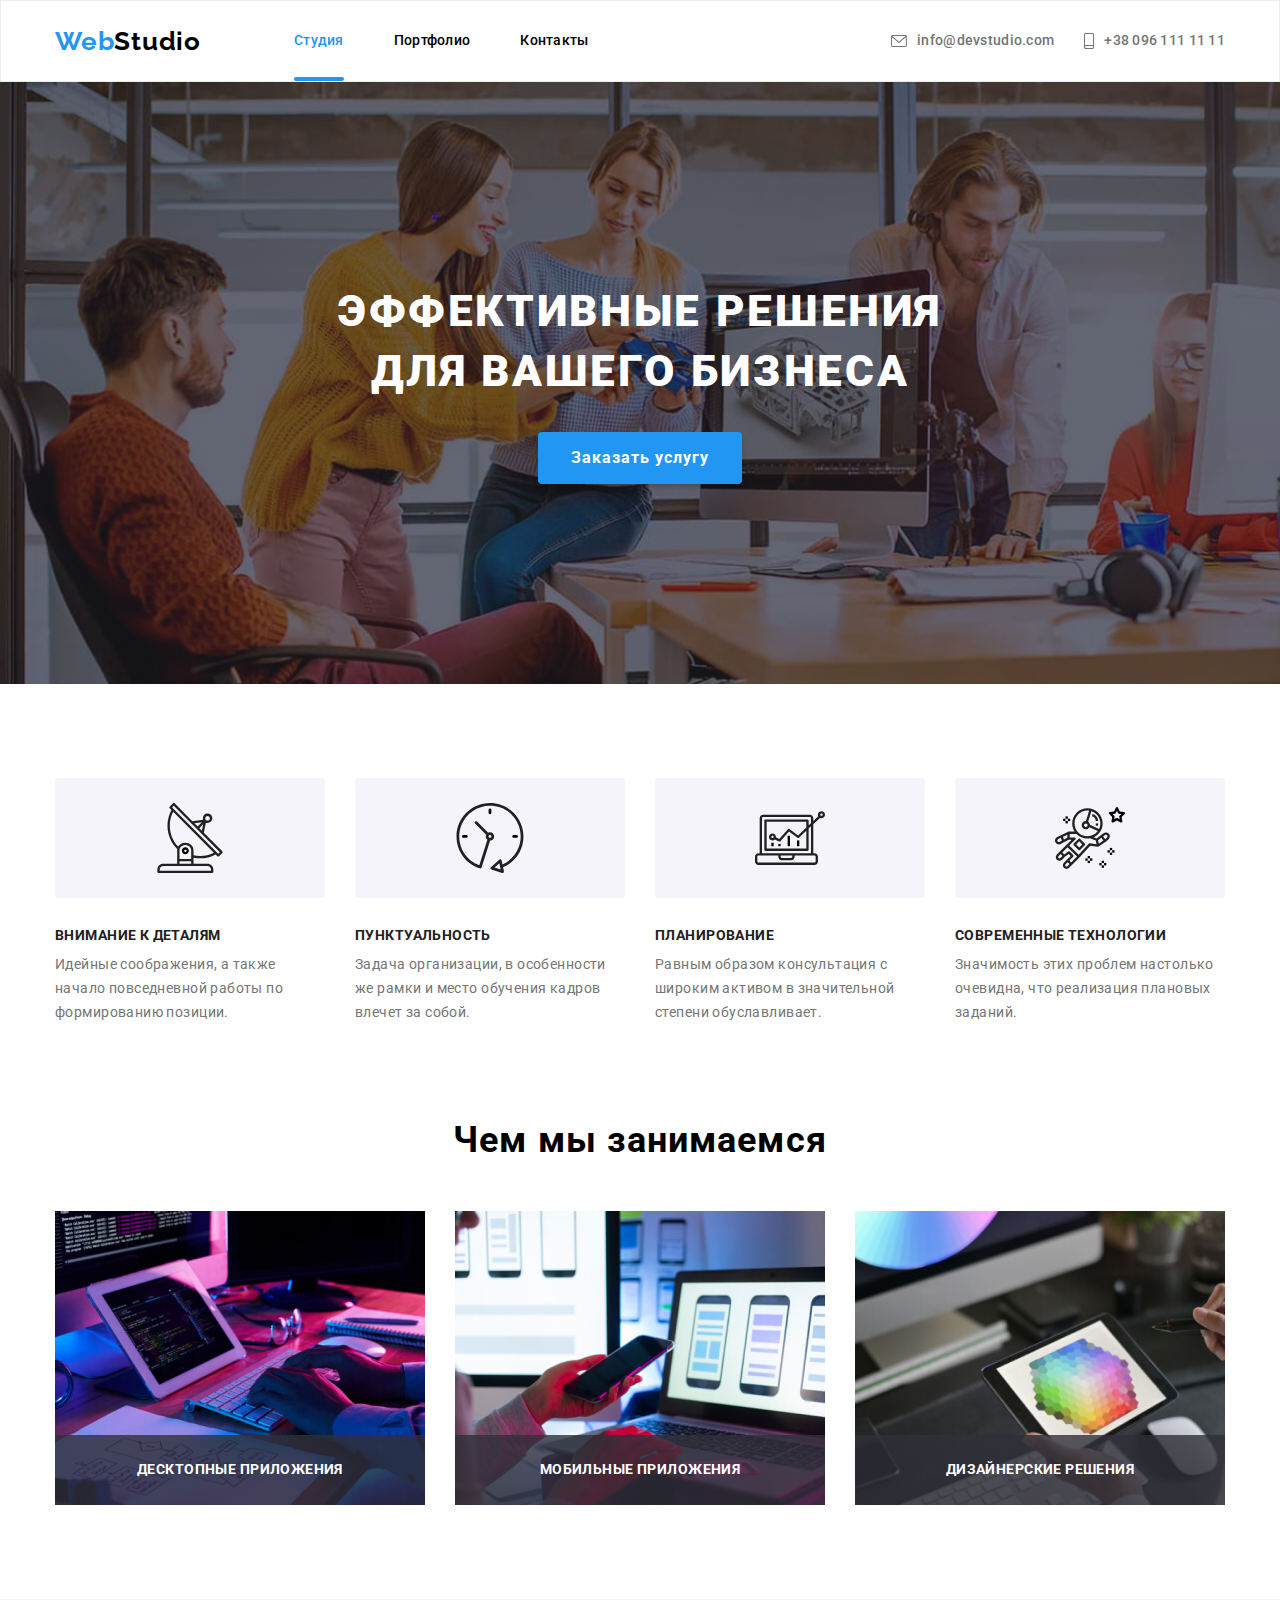
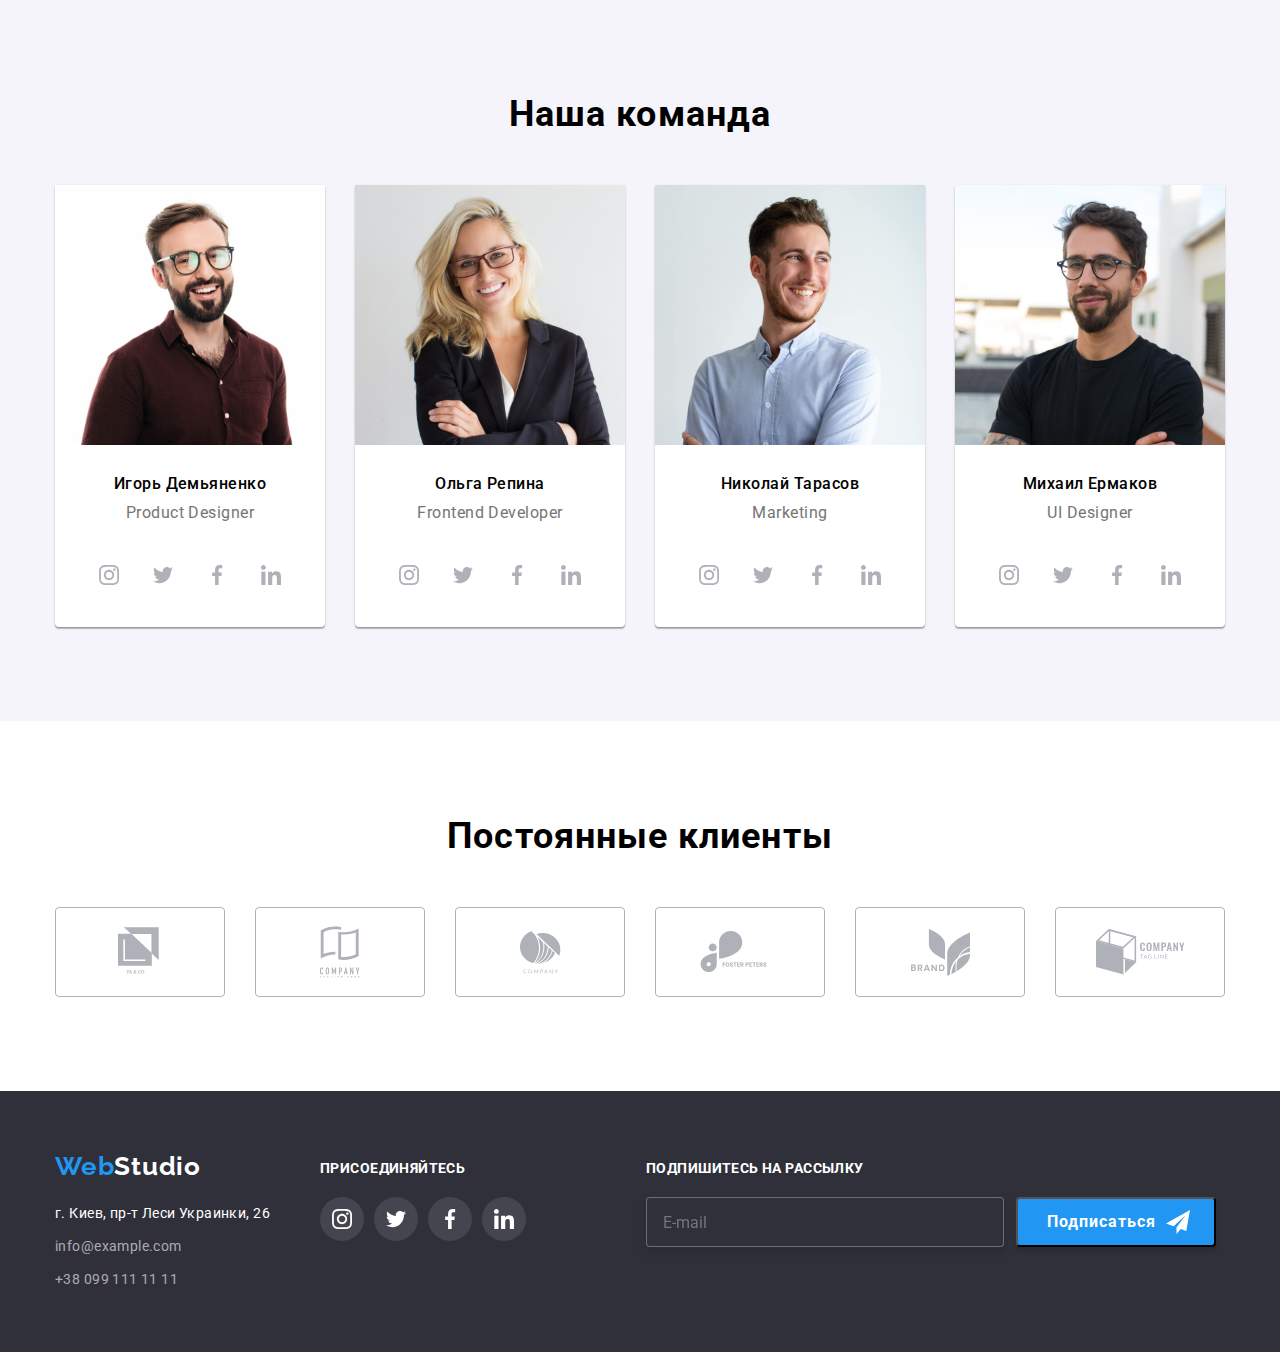
<file: index.html>
<!DOCTYPE html>
<html lang="ru">
<head>
    <meta charset="UTF-8">
    <meta name="viewport" content="width=device-width, initial-scale=1.0">
    <title>Document</title>
    <link rel="preconnect" href="https://fonts.gstatic.com">
    <link href="https://fonts.googleapis.com/css2?family=Raleway:wght@700&family=Roboto:wght@400;500;700;900&display=swap"
        rel="stylesheet">
    <link rel="stylesheet" href="https://cdnjs.cloudflare.com/ajax/libs/modern-normalize/1.0.0/modern-normalize.min.css">
    <link rel="stylesheet" href="./css/main.min.css"> 
      <link
    rel="stylesheet"
    href="https://cdnjs.cloudflare.com/ajax/libs/animate.css/4.1.1/animate.min.css"
  />
</head>
<body class="body">
   
    <header class="header"> <!-- Шапка сайта-->
        <div class="container">

        <nav class="main-nav"> <!-- Главный блок навигации -->
            
            <a href="./index.html" class="logo"> <!--"/" - вернуться на главную страницу-->
            Web<span class="logo-web">Studio</span></a>
            <ul class ="site-nav">
            <li class="item"><a href="" class="link current">Студия</a></li>
            <li class="item"><a href="./portfolio.html" class="link jaja">Портфолио</a></li>
            <li class="item"><a href="" class="link jaja">Контакты</a></li>
            </ul>
        </nav>
            <ul class="site-auth">
                <li class="item"><a href="mailto:info@devstudio.com" class="auth-list_link icon-mail">
                        <svg class="auth-list_icona">
                            <use href="./images/sprite.svg#mail"></use>
                        </svg>
                        info@devstudio.com</a></li>
                <li class="item"><a href="tel:+380961111111" class="auth-list_link icon-telephone">
                        <svg class="auth-list_iconb">
                            <use href="./images/sprite.svg#smartphone"></use>
                        </svg>+38 096 111 11 11</a></li>
            </ul>
            </div>
    </header>
<main>

     <!--Герой-->
        <section class="hero-section">
        <div class="container">
            <h1 class="hero-title">Эффективные решения для вашего бизнеса</h1>
            <button class="button animate__fadeInUp" data-modal-open>Заказать услугу</button>
        </div>
        </section>
        
                           <!--Advantages-->
    <section class="section advantages-section">
        <div class="container">
        <h2 class="visually-hidden">Наши преимущества</h2>
        <ul class="advantages-list">
            <li class="advantages-list-item icon-antena">
                <div class="advantages-icon">
                <a href="" class="advantages-icon_link">
                    <svg class="icon-list_icon" width="70" height="70">
                        <use href="./images/sprite.svg#antenna"></use>
                    </svg>
                </a>
                </div>

            <h3 class="advantages-title">Внимание к деталям</h3>
            <p class="advantages-content">Идейные соображения, а также начало повседневной работы по формированию позиции.</p>
            
        </li>

            <li class="advantages-list-item icon-clock">
                <div class="advantages-icon">
                    <a href="" class="advantages-icon_link">
                        <svg class="icon-list_icon" width="70" height="70">
                            <use href="./images/sprite.svg#clock"></use>
                        </svg>
                    </a>
                </div>
                <h3 class="advantages-title">Пунктуальность</h3>
                <p class="advantages-content">Задача организации, в особенности же рамки и место обучения кадров влечет за собой.</p>
            </li>

            <li class="advantages-list-item icon-diagram">
                <div class="advantages-icon">
                    <a href="" class="advantages-icon_link">
                        <svg class="icon-list_icon" width="70" height="70">
                            <use href="./images/sprite.svg#diagram"></use>
                        </svg>
                    </a>
                </div>
                <h3 class="advantages-title">Планирование</h3>
                <p class="advantages-content">Равным образом консультация с широким активом в значительной степени обуславливает.</p>
            </li> 

            <li class="advantages-list-item icon-astronaut">
                <div class="advantages-icon">
                    <a href="" class="advantages-icon_link">
                        <svg class="icon-list_icon" width="70" height="70">
                            <use href="./images/sprite.svg#astronaut"></use>
                        </svg>
                    </a>
                </div>
                <h3 class="advantages-title">Современные технологии</h3>
                <p class="advantages-content">Значимость этих проблем настолько очевидна, что реализация плановых заданий.</p>
            </li>
        </ul>
        </div>
    </section>
                      <!--Products-->
    <section class="section products-section">
        <div class="container">
        <h2 class="products-title">Чем мы занимаемся</h2>
        <ul class="product-list" >
        <li class="item">
            <div class="product-cover">
                <img src="./images/Notepad.jpg" alt="">
                <div class="product-cover_content">
                    <p>
                        Десктопные приложения
                    </p>
                </div>
            </div>
        </li>

        <li class="item">
        <div class="product-cover">
        <img src="./images/PhoneLaptop.jpg" alt="">
        <div class="product-cover_content">
            <p>
                Мобильные приложения
            </p>
        </div>
        </div>

        </li>
        <li class="item">
        <div class="product-cover">
        <img src="./images/Pixel.jpg" alt="">
        <div class="product-cover_content">
        <p>
            Дизайнерские решения
        </p>
        </div>
        </div>
        </li>
        </ul>
        </div>
    </section>
                        <!--Team-->
    <section class="section team-section">
        <div class="container">
        <h2 class="team-title">Наша команда</h2>
        <ul class="team-list">
        <li class="item">
            <img src="./images/Igor.jpg" alt="Игорь Демьяненко"  width="280" class="teammate-img">
            <h3 class="teammate-name">Игорь Демьяненко</h3>
            <p lang="en" class="teammate-position">Product Designer</p>
        <ul class="social-list">
            <li class="social-list_item">
                <a href="" class="social-list_link">
                    <svg class="social-list_icon">
                        <use href="./images/sprite.svg#instagram" aria-label="Share to instagram"></use>
                    </svg>
                </a>
            </li>
            <li class="social-list_item">
                <a href="" class="social-list_link">
                    <svg class="social-list_icon">
                        <use href="./images/sprite.svg#twitter" aria-label="Share to twitter"></use>
                    </svg>
                </a>
            </li>
            <li class="social-list_item">
                <a href="" class="social-list_link">
                    <svg class="social-list_icon">
                        <use href="./images/sprite.svg#facebook" aria-label="Share to facebook"></use>
                    </svg>
                </a>
            </li>
            <li class="social-list_item">
                <a href="" class="social-list_link">
                    <svg class="social-list_icon">
                        <use href="./images/sprite.svg#linkedin" aria-label="Share to linkedin"></use>
                    </svg>
                </a>
            </li>
        </ul>
        </li>
        <li class="item">
            <img src="./images/Olha.jpg" alt="Ольга Репина"  width="280" class="teammate-img">
            <h3 class="teammate-name">Ольга Репина</h3>
            <p lang="en" class="teammate-position">Frontend Developer</p>
            <ul class="social-list">
                <li class="social-list_item">
                    <a href="" class="social-list_link">
                        <svg class="social-list_icon">
                            <use href="./images/sprite.svg#instagram" aria-label="Share to instagram"></use>
                        </svg>
                    </a>
                </li>
                <li class="social-list_item">
                    <a href="" class="social-list_link">
                        <svg class="social-list_icon">
                            <use href="./images/sprite.svg#twitter" aria-label="Share to twitter"></use>
                        </svg>
                    </a>
                </li>
                <li class="social-list_item">
                    <a href="" class="social-list_link">
                        <svg class="social-list_icon">
                            <use href="./images/sprite.svg#facebook" aria-label="Share to facebook"></use>
                        </svg>
                    </a>
                </li>
                <li class="social-list_item">
                    <a href="" class="social-list_link">
                        <svg class="social-list_icon">
                            <use href="./images/sprite.svg#linkedin" aria-label="Share to linkedin"></use>
                        </svg>
                    </a>
                </li>
            </ul>
        </li>
        <li class="item">
            <img src="./images/Nikolay.jpg" alt="Николай Тарасов"  width="280" class="teammate-img">
            <h3 class="teammate-name">Николай Тарасов</h3>
            <p lang="en" class="teammate-position">Marketing</p>
        <ul class="social-list">
            <li class="social-list_item">
                <a href="" class="social-list_link">
                    <svg class="social-list_icon">
                        <use href="./images/sprite.svg#instagram" aria-label="Share to instagram"></use>
                    </svg>
                </a>
            </li>
            <li class="social-list_item">
                <a href="" class="social-list_link">
                    <svg class="social-list_icon">
                        <use href="./images/sprite.svg#twitter"  aria-label="Share to twitter"></use>
                    </svg>
                </a>
            </li>
            <li class="social-list_item">
                <a href="" class="social-list_link">
                    <svg class="social-list_icon">
                        <use href="./images/sprite.svg#facebook" aria-label="Share to facebook"></use>
                    </svg>
                </a>
            </li>
            <li class="social-list_item">
                <a href="" class="social-list_link">
                    <svg class="social-list_icon">
                        <use href="./images/sprite.svg#linkedin" aria-label="Share to linkedin"></use>
                    </svg>
                </a>
            </li>
        </ul>
        </li>
        <li class="item">
            <img src="./images/Michail.jpg" alt="Михаил Ермаков"  width="280" class="teammate-img">
            <h3 class="teammate-name">Михаил Ермаков</h3>
            <p lang="en" class="teammate-position">UI Designer</p>
        <ul class="social-list">
     <li class="social-list_item">
                <a href="" class="social-list_link">
                    <svg class="social-list_icon">
                        <use href="./images/sprite.svg#instagram" aria-label="Share to instagram"></use>
                    </svg>
                </a>
            </li>
          <li class="social-list_item">
                <a href="" class="social-list_link">
                    <svg class="social-list_icon">
                        <use href="./images/sprite.svg#twitter" aria-label="Share to twitter"></use>
                    </svg>
                </a>
            </li>
            <li class="social-list_item">
                <a href="" class="social-list_link">
                    <svg class="social-list_icon">
                        <use href="./images/sprite.svg#facebook" aria-label="Share to facebook"></use>
                    </svg>
                </a>
            </li>
          <li class="social-list_item">
                <a href="" class="social-list_link">
                    <svg class="social-list_icon">
                        <use href="./images/sprite.svg#linkedin" aria-label="Share to linkedin"></use>
                    </svg>
                </a>
            </li>
        </ul>
        </li>
        </ul>
        </div>
    </section>
                         <!--Clients-->
    <section class="section clients-section">
        <div class="container">
            <h2 class="clients-title">Постоянные клиенты</h2>
            <ul class="clients-list">
                <li class="clients-list_item">
                <a href="" class="clients-list_link">
                    <svg class="clients-list_icon" width="45" height="50">
                        <use href="./images/sprite.svg#logo-1"></use>
                    </svg>
                </a>
                </li>
                <li class="clients-list_item">
                    <a href="" class="clients-list_link">
                        <svg class="clients-list_icon" width="40" height="52">
                            <use href="./images/sprite.svg#logo-2"></use>
                        </svg>
                    </a>
                </li><li class="clients-list_item">
                    <a href="" class="clients-list_link">
                        <svg class="clients-list_icon" width="41" height="43">
                            <use href="./images/sprite.svg#logo-3"></use>
                        </svg>
                    </a>
                </li><li class="clients-list_item">
                    <a href="" class="clients-list_link">
                        <svg class="clients-list_icon" width="80" height="42">
                            <use href="./images/sprite.svg#logo-4"></use>
                        </svg>
                    </a>
                </li><li class="clients-list_item">
                    <a href="" class="clients-list_link">
                        <svg class="clients-list_icon" width="59" height="47">
                            <use href="./images/sprite.svg#logo-5"></use>
                        </svg>
                    </a>
                </li>
                <li class="clients-list_item">
                    <a href="" class="clients-list_link">
                        <svg class="clients-list_icon" width="89" height="46">
                            <use href="./images/sprite.svg#logo-6"></use>
                        </svg>
                    </a>
                </li>
            </ul>
        </div>
    </section>
    
</main>

                    <!--Footer-->
    <footer class="footer">
     <div class="container footer-list">
        <div class="footer-first_item">
        <a href="./index.html" class="logo">
            <!--"/" - вернуться на главную страницу-->
            Web<span class="logo-footer-accent">Studio</span>
        </a>
        <address>
            <ul class="footer-address-list">
            <li class="item"><a href="https://goo.gl/maps/9YoqFHSqJAAs1rC1A" target="_blank" class="footer-maps">г. Киев, пр-т Леси Украинки, 26</a></li>
            <li class="item"><a href="mailto:info@example.com" class="footer-link">info@example.com</a></li>
            <li class="item"><a href="tel:+380991111111" class="footer-link">+38 099 111 11 11</a></li>
            </ul>
        </address>
        </div>

        <div class="footer-social">
            <b class="footer-social_title">присоединяйтесь</b>
            <ul class="footer-social_list">
                <li class="footer-list_item">
                    <a href="" class="footer-list_link">
                        <svg class="footer-list_icon">
                            <use href="./images/sprite.svg#instagram"></use>
                        </svg>
                    </a>
                </li>
                <li class="footer-list_item">
                    <a href="" class="footer-list_link">
                        <svg class="footer-list_icon">
                            <use href="./images/sprite.svg#twitter"></use>
                        </svg>
                    </a>
                </li>
                <li class="footer-list_item">
                    <a href="" class="footer-list_link">
                        <svg class="footer-list_icon">
                            <use href="./images/sprite.svg#facebook"></use>
                        </svg>
                    </a>
                </li>
                <li class="footer-list_item">
                    <a href="" class="footer-list_link">
                        <svg class="footer-list_icon">
                            <use href="./images/sprite.svg#linkedin"></use>
                        </svg>
                    </a>
                </li>
            </ul>
        </div>
        <div class="footer-form_item">
            <b class="footer-form_title">Подпишитесь на рассылку</b>
            <div class="footer-form_input"><label for="text"></label>
            <input type="text" name="text" id="text" class="footer-input" placeholder="E-mail">
            <button type="submit" class="button-form"><svg class="button-form-icons">
                <use href="./images/sprite.svg#send"></use>
            </svg>Подпиcаться</button>
          
        </div>
        </div>
    </footer>
                        <!--Backdrop-->
    <div class="backdrop is-hidden" data-modal>
        <div class="modal">
            <button class="modal-button" data-modal-close>
                <svg class="vector_icon">
                    <use href="./images/sprite.svg#vector"></use>
                </svg>
            </button>
           <form action="" class="form"> 
               <p class="mode-title">Оставьте свои данные, мы вам перезвоним</p>
               
               <!--1:10:00 https://www.youtube.com/watch?v=Ssws6DoJ3oY&feature=youtu.be-->
                              
                <label class="form-field form-label">Имя
                <span class="icon-position"><input type="text" id="name" name="user_name" autofocus class="form-input">
                <svg class="form-icons">
                    <use href="./images/sprite.svg#person-form"></use>
                </svg>
                </span>
                </label>
 

            <!--ИЛИ <div class="form-field">
                    1:10:00 https://www.youtube.com/watch?v=Ssws6DoJ3oY&feature=youtu.be-->
                <!--             
                    <label for="name" class="form-label">Имя</label>
                    <svg class="form-icons">
                        <use href="./images/sprite.svg#person-form"></use>
                    </svg>
                    <input type="text" id="name" autofocus class="form-input">
                </div>-->
           
                <label class="form-field form-label">Телефон
                    <span class="icon-position">
                <input type="tell" name="tel" class="form-input">
                <svg class="form-icons">
                    <use href="./images/sprite.svg#phone-form"></use>
                </svg>
                </span>
            </label>

            
                <label for="mail" class="form-field">Почта
                    <span class="icon-position">
                <input type="email" name="email" id="mail" class="form-input">
                <svg class="form-icons">
                    <use href="./images/sprite.svg#form-mail_3"></use>
                </svg>
                </span>
                </label>
           
            <div class="form-field form-field_comment">
                <label for="comment">Комментарий</label>
                <textarea class="comment" name="comment" id="comment" rows="5" placeholder="Введите текст"></textarea>
            </div>
            
            <!--============Кастомный Checkbox================-->
            <label class="form-checkbox">
            <input class="checkbox" type="checkbox" name="policy" value="accept-policy">
            <span class="check-icon"></span>
            <!--<svg class="check-icon">
                <use href="./images/sprite.svg#check"></use>
            </svg>-->
            Соглашаюсь с рассылкой и принимаю <a href="" class="policy-info">Условия договора</a>
            </label>
        <!--===========Кастомный Checkbox END=============-->
            <button type="submit" class="mode-button">Отправить</button>

            </form>
            
        </div>
    </div>
        <!-- Ставим перед закрывающим тегом body (Java Script) -->
    <script src="./js/modal.js"></script>
                      
</body>
</html>
</file>
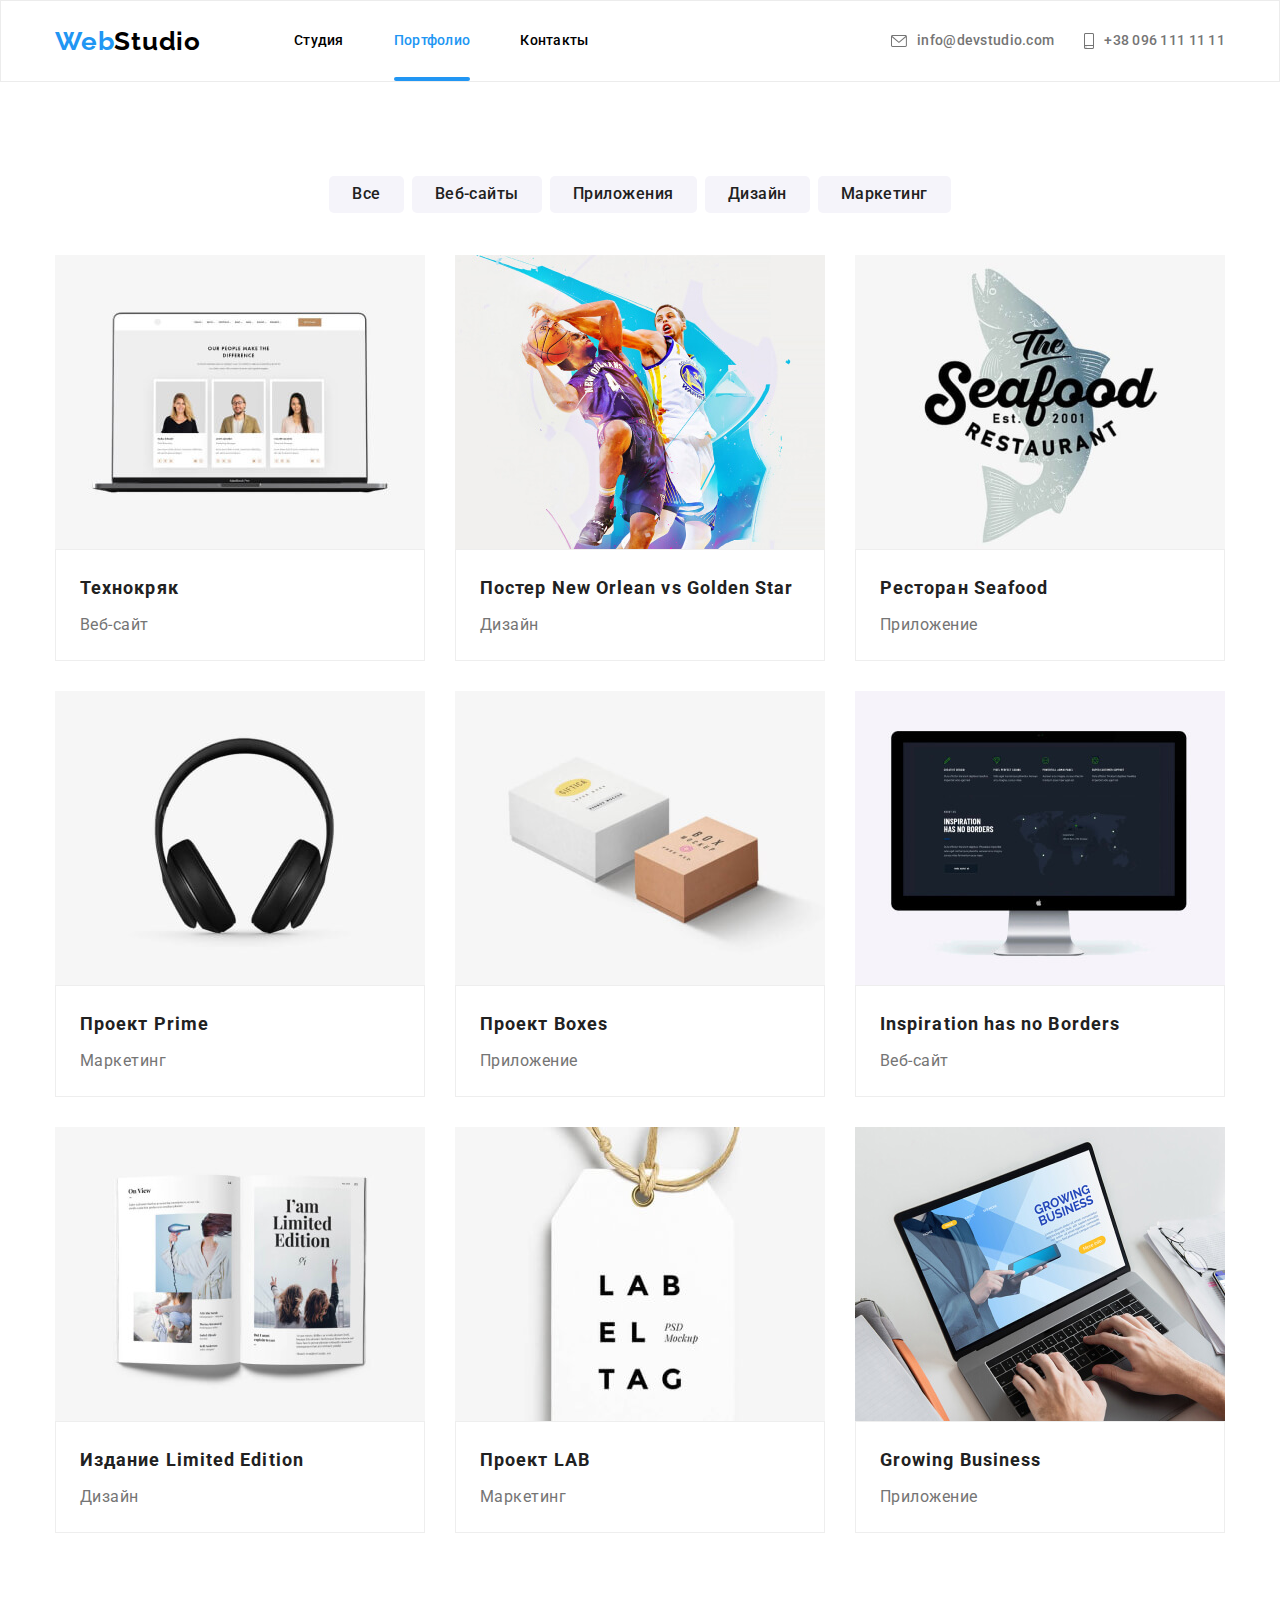
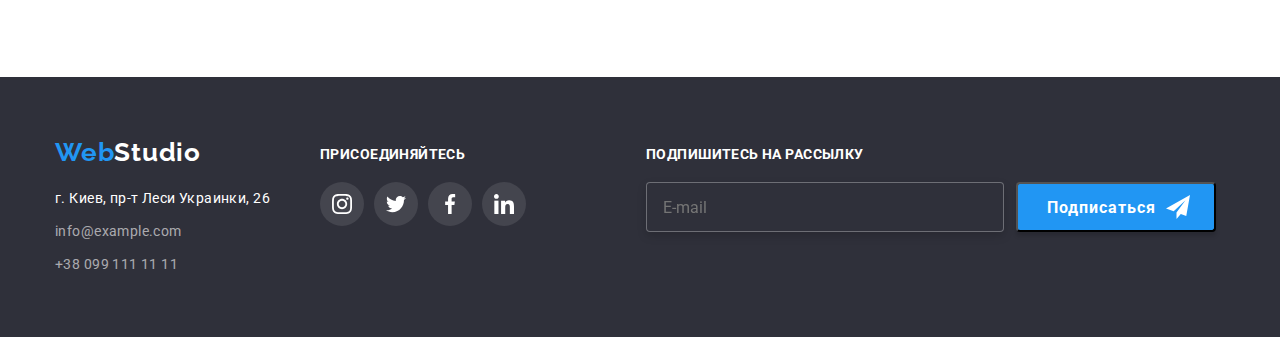
<file: portfolio.html>
<!DOCTYPE html>
<html lang="ru">

<head>
    <meta charset="UTF-8">
    <meta name="viewport" content="width=device-width, initial-scale=1.0">
    <title>Document</title>
    <link rel="preconnect" href="https://fonts.gstatic.com">
    <link
        href="https://fonts.googleapis.com/css2?family=Raleway:wght@700&family=Roboto:wght@400;500;700;900&display=swap"
        rel="stylesheet">
    <link rel="stylesheet"
        href="https://cdnjs.cloudflare.com/ajax/libs/modern-normalize/1.0.0/modern-normalize.min.css">
    <link rel="stylesheet" href="./css/portfolio.min.css" />
</head>
<body class="body">

<header class="header">
    <!-- Шапка сайта-->
    <div class="container">

        <nav class="main-nav">
            <!-- Главный блок навигации -->

            <a href="./index.html" class="logo">
                <!--"/" - вернуться на главную страницу-->
                Web<span class="logo-web">Studio</span></a>
            <ul class="site-nav">
                <li class="item"><a href="./index.html" class="link">Студия</a></li>
                <li class="item"><a href="" class="link current">Портфолио</a></li>
                <li class="item"><a href="" class="link">Контакты</a></li>
            </ul>
        </nav>
        <ul class="site-auth">
            <li class="item"><a href="mailto:info@devstudio.com" class="auth-list_link icon-mail">
                    <svg class="auth-list_icona">
                        <use href="./images/sprite.svg#mail"></use>
                    </svg>
                    info@devstudio.com</a></li>
            <li class="item"><a href="tel:+380961111111" class="auth-list_link icon-telephone">
                    <svg class="auth-list_iconb">
                        <use href="./images/sprite.svg#smartphone"></use>
                    </svg>+38 096 111 11 11</a></li>
        </ul>
    </div>
</header>
   
    <main>
        <section class="section filter-section">
            <div class="container">
            <h1 class="visually-hidden">Портфолио</h1>
        <ul class="filter-buttom_list">
            <li class="item"><button type="button" class="filter-button">Все</button></li>
            <li class="item"><button type="button" class="filter-button">Веб-сайты</button></li>
            <li class="item"><button type="button" class="filter-button">Приложения</button></li>
            <li class="item"><button type="button" class="filter-button">Дизайн</button></li>
            <li class="item"><button type="button" class="filter-button">Маркетинг</button></li>
        </ul>
        <ul class="filter-list">
            <li class="filter-list-item">
                <a href="" class="filter-list_link">
            <div class="filter-thumb">
                    <img src="./images/portfolio.jpg" alt="Технокряк" width="370" class="filter-img">
            <div class="filter-cover">
                    <p>Технокряк это современная площадка распространения коронавируса. Компании используют эту платформу для цифрового
                        шпионажа и атак на защищённые сервера конкурентов</p>
                </div>
            </div>
                <div class="card-content">
                <h2 class="filter-experience">Технокряк</h2>
                <p class="filter-product">Веб-сайт</p>
                </div>
                </a>

            </li>
            <li class="filter-list-item">
                <a href="" class="filter-list_link">
                <div class="filter-thumb">
                    <img src="./images/portfolio2.jpg" alt="Постер New Orlean vs Golden Star" width="370" class="filter-img">
                <div class="filter-cover">
                    <p>Технокряк это современная площадка распространения коронавируса. Компании используют эту платформу для цифрового
                        шпионажа и атак на защищённые сервера конкурентов</p>
                </div>
            </div>
            <div class="card-content">
                <h2 class="filter-experience">Постер New Orlean vs Golden Star</h2>
                <p class="filter-product">Дизайн</p>
                </div>
                </a>
            </li>
            <li class="filter-list-item">
                <a href="" class="filter-list_link">
                <div class="filter-thumb">
                    <img src="./images/portfolio3.jpg" alt="Ресторан Seafood" width="370" class="filter-img">
                <div class="filter-cover">
                    <p>Технокряк это современная площадка распространения коронавируса. Компании используют эту платформу для цифрового
                        шпионажа и атак на защищённые сервера конкурентов</p>
                </div>
            </div>
            <div class="card-content">
                <h2 class="filter-experience">Ресторан Seafood</h2>
                <p class="filter-product">Приложение</p>
                </div>
                </a>
            </li>
            <li class="filter-list-item">
                <a href="" class="filter-list_link">
                <div class="filter-thumb">
                    <img src="./images/portfolio4.jpg" alt="Проект Prime" width="370" class="filter-img">
                <div class="filter-cover">
                    <p>Технокряк это современная площадка распространения коронавируса. Компании используют эту платформу для цифрового
                        шпионажа и атак на защищённые сервера конкурентов</p>
                </div>
            </div>
            <div class="card-content">
                <h2 class="filter-experience">Проект Prime</h2>
                <p class="filter-product">Маркетинг</p>
                </div>
                </a>
            </li>
            <li class="filter-list-item">
               <a href="" class="filter-list_link">
                <div class="filter-thumb">
                <img src="./images/portfolio5.jpg" alt="Проект Boxes" width="370" class="filter-img">
                <div class="filter-cover">
                    <p>Технокряк это современная площадка распространения коронавируса. Компании используют эту платформу для цифрового
                        шпионажа и атак на защищённые сервера конкурентов</p>
                </div>
            </div>
            <div class="card-content"><h2 class="filter-experience">Проект Boxes</h2>
                <p class="filter-product">Приложение</p>
                </div>
                </a>
            </li>
            <li class="filter-list-item">
               <a href="" class="filter-list_link">
                <div class="filter-thumb">
                <img src="./images/portfolio6.jpg" alt="Inspiration has no Borders" width="370" class="filter-img">
                <div class="filter-cover">
                    <p>Технокряк это современная площадка распространения коронавируса. Компании используют эту платформу для цифрового
                        шпионажа и атак на защищённые сервера конкурентов</p>
                </div>
            </div>
            <div class="card-content"><h2 class="filter-experience">Inspiration has no Borders</h2>
                <p class="filter-product">Веб-сайт</p>
                </div>
                </a>
            </li>
            <li class="filter-list-item">
               <a href="" class="filter-list_link">
                <div class="filter-thumb">
                <img src="./images/portfolio7.jpg" alt="Издание Limited Edition" width="370" class="filter-img">
                <div class="filter-cover">
                    <p>Технокряк это современная площадка распространения коронавируса. Компании используют эту платформу для цифрового
                        шпионажа и атак на защищённые сервера конкурентов</p>
                </div>
            </div>
            <div class="card-content"><h2 class="filter-experience">Издание Limited Edition</h2>
                <p class="filter-product">Дизайн</p>
                </div>
                </a>
            </li>
            <li class="filter-list-item">
               <a href="" class="filter-list_link">
                <div class="filter-thumb">
                <img src="./images/portfolio8.jpg" alt="Проект LAB" width="370" class="filter-img">
                <div class="filter-cover">
                    <p>Технокряк это современная площадка распространения коронавируса. Компании используют эту платформу для цифрового
                        шпионажа и атак на защищённые сервера конкурентов</p>
                </div>
            </div>
            <div class="card-content">
                <h2 class="filter-experience">Проект LAB</h2>
                <p class="filter-product">Маркетинг</p>
                </div>
                </a>
            </li>
            <li class="filter-list-item">
               <a href="" class="filter-list_link">
                <div class="filter-thumb">
                <img src="./images/portfolio9.jpg" alt="Growing Business" width="370" class="filter-img">
                <div class="filter-cover">
                    <p>Технокряк это современная площадка распространения коронавируса. Компании используют эту платформу для цифрового
                        шпионажа и атак на защищённые сервера конкурентов</p>
                </div>
            </div>
            <div class="card-content">
                <h2 class="filter-experience">Growing Business</h2>
                <p class="filter-product">Приложение</p>
                </div>
                </a>
            </li>
        </ul>
    </section>

    </main>
   
                            <!--Footer-->
<footer class="footer">
    <div class="container footer-list">
        <div class="footer-first_item">
            <a href="./index.html" class="logo">
                <!--"/" - вернуться на главную страницу-->
                Web<span class="logo-footer-accent">Studio</span>
            </a>
            <address>
                <ul class="footer-address-list">
                    <li class="item"><a href="https://goo.gl/maps/9YoqFHSqJAAs1rC1A" target="_blank"
                            class="footer-maps">г. Киев, пр-т Леси Украинки, 26</a></li>
                    <li class="item"><a href="mailto:info@example.com" class="footer-link">info@example.com</a></li>
                    <li class="item"><a href="tel:+380991111111" class="footer-link">+38 099 111 11 11</a></li>
                </ul>
            </address>
        </div>

        <div class="footer-social">
            <b class="footer-social_title">присоединяйтесь</b>
            <ul class="footer-social_list">
                <li class="footer-list_item">
                    <a href="" class="footer-list_link">
                        <svg class="footer-list_icon">
                            <use href="./images/sprite.svg#instagram"></use>
                        </svg>
                    </a>
                </li>
                <li class="footer-list_item">
                    <a href="" class="footer-list_link">
                        <svg class="footer-list_icon">
                            <use href="./images/sprite.svg#twitter"></use>
                        </svg>
                    </a>
                </li>
                <li class="footer-list_item">
                    <a href="" class="footer-list_link">
                        <svg class="footer-list_icon">
                            <use href="./images/sprite.svg#facebook"></use>
                        </svg>
                    </a>
                </li>
                <li class="footer-list_item">
                    <a href="" class="footer-list_link">
                        <svg class="footer-list_icon">
                            <use href="./images/sprite.svg#linkedin"></use>
                        </svg>
                    </a>
                </li>
            </ul>
        </div>
        <div class="footer-form_item">
            <b class="footer-form_title">Подпишитесь на рассылку</b>
            <div class="footer-form_input"><label for="text"></label>
                <input type="text" name="text" id="text" class="footer-input" placeholder="E-mail">
                <button type="submit" class="button-form"><svg class="button-form-icons">
                        <use href="./images/sprite.svg#send"></use>
                    </svg>Подпиcаться</button>

            </div>
        </div>
</footer>
</body>

</html>
</file>
<file: css/main.min.css>
:root{--primary-text-color: #212121;--title-text-color: #2196f3;--text-color: #757575;--hero-color: #ffffff;--footer-link-color: rgba(255, 255, 255, 0.6);--social-link-color: #afb1b8;--icon-background-color: #f5f4fa;--margin-set-gap: 30px}*,*::before,*::after{box-sizing:border-box}body{background-color:var(--hero-color);font-family:Roboto, sans-serif;margin:0;width:100%;justify-content:center}ul{list-style:none;padding:0;margin:0}a{text-decoration:none}h1,h2,h3,h4,h5,h6{margin:0}p{margin:0}img{display:block;max-width:100%;height:auto}textarea{resize:none}.container{margin-left:auto;margin-right:auto;width:1200px;padding:0 15px}:root{--primary-text-color: #212121;--title-text-color: #2196f3;--text-color: #757575;--hero-color: #ffffff;--footer-link-color: rgba(255, 255, 255, 0.6);--social-link-color: #afb1b8;--icon-background-color: #f5f4fa;--margin-set-gap: 30px}.visually-hidden{position:absolute;width:1px;height:1px;margin:-1px;border:0;padding:0;white-space:nowrap;clip-path:inset(100%);clip:rect(0 0 0 0);overflow:hidden}.section{font-weight:700;font-size:36px;line-height:1.16;text-align:center;letter-spacing:0.03em;padding-top:94px;padding-bottom:94px}.products-title,.team-title,.clients-title{padding-bottom:50px;font-family:Roboto;font-style:normal;font-weight:700;font-size:36px;line-height:1.17;text-align:center;letter-spacing:0.03em}.team-title,.clients-title{display:inline-block}.backdrop{position:fixed;top:0;left:0;width:100%;height:100%;background-color:rgba(0,0,0,0.2);transition:opacity 250ms cubic-bezier(0.4, 0, 0.2, 1)}.backdrop.is-hidden{opacity:0;pointer-events:none}.backdrop.is-hidden .modal{transform:translate(-50%, -50%) scale(0.9)}.modal{position:absolute;top:50%;left:50%;width:528px;height:auto;background-color:var(--hero-color);box-shadow:0px 1px 3px rgba(0,0,0,0.12),0px 1px 1px rgba(0,0,0,0.14),0px 2px 1px rgba(0,0,0,0.2);border-radius:4px;transform:translate(-50%, -50%) scale(1);transition:transform 250ms cubic-bezier(0.4, 0, 0.2, 1)}.modal-button{position:absolute;width:30px;height:30px;top:8px;right:8px;color:#000000;background-color:var(--hero-color);border:1px solid rgba(0,0,0,0.1);box-sizing:border-box;border-radius:50%;justify-content:center;align-items:center;cursor:pointer}.modal-button:hover,.modal-button:focus{fill:var(--title-text-color);box-shadow:none}.vector_icon{width:11px;height:11px}.form{width:448px;display:block;margin-left:auto;margin-right:auto;margin-top:40px}.mode-title{font-family:Roboto;font-style:normal;font-weight:700;font-size:20px;line-height:1.15;text-align:center;letter-spacing:0.03em;margin-bottom:12px;color:#212121}.form-field{display:flex;flex-direction:column;margin-bottom:10px;font-family:Roboto;font-style:normal;font-weight:normal;font-size:12px;line-height:1.66;letter-spacing:0.01em;color:#757575}.icon-position{position:relative;margin-top:4px}.form-field input{width:100%;height:40px;padding:11px 40px;border:1px solid rgba(33,33,33,0.2);border-radius:4px;cursor:pointer;font-size:14px}.form-field input:focus{border:1px solid #2196f3;outline:none}.form-field:focus-within>.form-input,.form-field:focus-within>.comment{border:1px solid #2196f3;border-radius:4px;outline:none}.form-field label{margin-bottom:5px}.form-icons{position:absolute;width:18px;height:18px;top:50%;left:12px;background-color:#ffffff;transform:translateY(-50%)}.form-input:focus+.form-icons,.form-input:hover+.form-icons{fill:#2196f3}.form-input:focus,.form-input:hover,.comment:focus,.comment:hover{border:1px solid #2196f3;border-radius:4px}.form-checkbox{font-family:Roboto;font-style:normal;font-weight:400;font-size:14px;line-height:1.71;letter-spacing:0.03em;color:#757575;text-align:center;justify-content:center;margin-top:20px}.policy-info{font-family:Roboto;font-style:normal;font-weight:400;font-size:14px;line-height:1.71;letter-spacing:0.03em;text-decoration-line:underline;color:#2196f3;text-align:center;justify-content:center;margin-left:5px}.comment{width:100%;height:120px;font-family:Roboto;font-style:normal;font-weight:400;font-size:12px;line-height:1.67;letter-spacing:0.01em;padding:12px 16px;border-radius:4px;border:1px solid rgba(33,33,33,0.2);resize:none}.form-field textarea::placeholder{font-family:Roboto;font-style:normal;font-weight:normal;font-size:14px;line-height:1.14px;letter-spacing:0.01em;color:rgba(117,117,117,0.5);padding-top:8px}.mode-button{display:inline-block;margin-top:30px;margin-left:140px;margin-bottom:40px;width:200px;border-radius:4px;color:var(--hero-color);background-color:var(--title-text-color);font-family:inherit;font-family:Roboto;font-weight:700;font-size:16px;line-height:1.87;letter-spacing:0.06em;border-radius:4px;padding:10px 32px;border:1px solid #2196f3;outline:inherit;cursor:pointer;box-shadow:0px 1px 3px rgba(0,0,0,0.12),0px 1px 1px rgba(0,0,0,0.14),0px 2px 1px rgba(0,0,0,0.2);border-radius:4px}.form-field:focus-within>.form-icons,.form-field:focus-within>.form-icons_mail{fill:#2196f3;border:1px solid #2196f3}.form-checkbox{display:flex;align-items:center}.checkbox{-webkit-appearance:none;-moz-appearance:none;appearance:none;position:absolute}.checkbox:checked+.check-icon{background-color:#2196f3;background-image:url(../images/checkplus.svg);background-size:contain;background-origin:border-box;border-color:transparent;color:#ffffff;border:1px solid #000000;border-color:#2196f3;box-sizing:border-box;border-radius:2px}.check-icon{display:inline-block;width:16px;height:15px;border-radius:4px;border:2px solid #000000;margin-right:7px}.header{border:1px solid #ececec}.header .container{display:flex;align-items:center;justify-content:space-between}.main-nav,.site-nav{display:flex;align-items:center}.hero-section{display:flex;margin:auto;margin-bottom:0;background-color:#2f303a;text-align:center;justify-content:center;max-width:1600px;min-height:600px;background-image:linear-gradient(to right, rgba(47,48,58,0.4), rgba(47,48,58,0.4)),url(../images/hero.jpg);background-repeat:no-repeat;background-size:cover}.hero-section .container{display:block;justify-content:center;text-align:center}.hero-title{color:var(--hero-color);font-weight:900;font-size:44px;line-height:1.36;text-align:center;letter-spacing:0.06em;text-transform:uppercase;padding:200px 252px;margin-left:auto;margin-right:auto;padding-bottom:0px;margin-bottom:0px;align-content:center;animation-duration:1800ms}.button{color:var(--hero-color);background-color:var(--title-text-color);font-family:inherit;font-family:Roboto;font-weight:700;font-size:16px;line-height:1.87;display:flex;align-items:center;letter-spacing:0.06em;box-shadow:0px 4px 4px rgba(0,0,0,0.15);border-radius:4px;display:inline-block;padding:10px 32px;min-width:50px;margin-top:30px;margin-bottom:200px;cursor:pointer;border:1px solid transparent;outline:none;animation-duration:2200ms}.button:hover,.button:focus{color:var(--title-text-color);background-color:var(--hero-color);font-family:inherit}.logo{color:var(--title-text-color);font-family:Raleway, cursive;font-weight:700;font-size:26px;line-height:1.19;letter-spacing:0.03em}.main-nav .logo{margin-right:93px}.logo-web{color:#000000}.logo-footer-accent{color:#ffffff}.site-nav .item+.item{margin-left:50px}.site-nav .link{display:block;margin-top:32px;padding-bottom:32px;color:var(--primary-text-color);font-weight:500;font-size:14px;line-height:1.14;letter-spacing:0.02em;color:currentColor;position:relative}.site-nav .link:hover,.site-nav .link:focus{color:var(--title-text-color)}.site-nav .link.current{color:var(--title-text-color)}.site-nav .current::after,.site-nav .link:hover::after,.site-nav .link:focus::after{content:"";display:block;position:absolute;width:100%;height:4px;margin-top:28px;background-color:currentColor;border-radius:2px}.site-auth{display:flex;margin-left:auto;align-items:center}.site-auth .item+.item{margin-left:30px}.auth-list_link{color:var(--text-color);font-weight:500;font-size:14px;line-height:1.14;letter-spacing:0.02em}.auth-list_link:hover,.auth-list_link:focus{color:var(--title-text-color);fill:var(--title-text-color)}.auth-list_icona{width:16px;height:12px}.auth-list_iconb{width:10px;height:16px}.auth-list_icona,.auth-list_iconb{fill:currentColor;margin-right:10px}.auth-list_link{display:flex;align-items:center}.social-list_link:hover,.social-list_link:focus{background-color:var(--title-text-color)}.social-list_link:hover .social-list_icon,.social-list_link:focus .social-list_icon{fill:var(--hero-color)}.advantages-list{display:flex;flex-wrap:wrap;margin-left:-30px;text-align:start}.advantages-list-item{flex-basis:calc( 100% / 4 - 30px);margin-left:30px}.advantages-list-item:not(:first-child){margin-left:30px}.advantages-title{color:var(--primary-text-color);font-weight:700;font-size:14px;line-height:1.14;letter-spacing:0.03em;text-transform:uppercase;margin-top:0px;margin-bottom:10px}.advantages-content{color:var(--text-color);font-size:14px;line-height:1.71;letter-spacing:0.03em;margin-top:0px;margin-bottom:0px;font-weight:400}.advantages-icon_link{display:flex;justify-content:center;align-items:center;width:270px;height:120px;border-radius:4px;background-color:var(--icon-background-color);margin-bottom:30px}.advantages-icon_link:hover,.advantages-icon_link:focus{fill:var(--title-text-color);border:1px solid var(--title-text-color)}.section.products-section{padding-top:0}.product-list{display:flex;flex-wrap:wrap;margin-left:calc(-1 * var(--margin-set-gap));margin-top:calc(-1 * var(--margin-set-gap))}.product-list .item{flex-basis:calc(100% / 3 - var(--margin-set-gap));margin-left:var(--margin-set-gap);margin-top:var(--margin-set-gap)}.product-cover{position:relative;display:flex}.product-cover_content{position:absolute;bottom:0;left:0;width:370px;height:70px;font-family:Roboto;font-style:normal;font-weight:bold;font-size:14px;line-height:1.14;text-align:center;letter-spacing:0.03em;text-transform:uppercase;padding:27px 82px;color:#ffffff;background:rgba(47,48,58,0.8)}.clients-section{margin-top:0px}.clients-list{padding:0;margin:0;list-style:none;display:flex}.clients-list_link{display:flex;justify-content:center;align-items:center;fill:var(--social-link-color);width:170px;height:90px;border:1px solid #afb1b8;border-radius:4px}.clients-list_link:hover,.clients-list_link:focus{fill:var(--title-text-color);border:1px solid var(--title-text-color)}.clients-list_item:not(:last-child){margin-right:30px}.footer{padding-top:60px;padding-bottom:60px;background-color:#2f303a}.footer-list{display:flex}.footer-maps{color:var(--hero-color);font-style:normal;font-size:14px;line-height:1.71;letter-spacing:0.03em}.footer-link{color:var(--footer-link-color);font-style:normal;font-size:14px;line-height:1.71;letter-spacing:0.03em}.footer-first_item{margin-right:50px}.footer-address-list .item:not(:last-child){margin-bottom:9px}.footer-address-list .item:first-child{margin-top:20px}/*!!!!!!!!!!footer-second_item!!!!!!!!!*/.footer-social{width:206px;display:block}.footer-social_title{display:inline-block;color:var(--hero-color);font-family:Roboto;font-style:normal;font-weight:700;font-size:14px;line-height:1.14;letter-spacing:0.03em;text-transform:uppercase;margin-bottom:20px;padding-top:10px}.footer-social_list{display:flex}.footer-social_list .footer-list_item:not(:last-child){margin-right:10px}.footer-list_link{display:flex;width:44px;height:44px;border-radius:50%;justify-content:center;align-items:center;fill:var(--hero-color);background-color:rgba(255,255,255,0.1)}.footer-list_link:hover,.footer-list_link:focus{background-color:var(--title-text-color);fill:var(--hero-color)}.footer-list_link:hover .footer-list_icon,.footer-list_link:focus .footer-list_icon{fill:var(--hero-color)}.footer-list_link .footer-list_icon{width:20px;height:20px}.footer-form_item{display:block;margin-left:120px}.footer-form_item .footer-form_title{display:inline-block;font-family:Roboto;font-style:normal;font-weight:bold;font-size:14px;line-height:1.14;letter-spacing:0.03em;text-transform:uppercase;color:#ffffff;margin-bottom:20px;padding-top:10px}.footer-form_input{display:flex;justify-content:center;align-items:center}.footer-form_input .footer-input{display:flex;width:358px;height:50px;padding-left:16px;border:1px solid rgba(255,255,255,0.3);box-sizing:border-box;filter:drop-shadow(0px 4px 4px rgba(0,0,0,0.15));border-radius:4px;margin-right:12px;justify-content:center;align-items:center;background-color:#2f303a;color:#ffffff}.footer-form_input .footer-input input::placeholder{font-family:Roboto;font-style:normal;font-weight:normal;font-size:16px;line-height:1.25;letter-spacing:0.03em;color:rgba(255,255,255,0.6)}.footer-form_input .button-form{display:inline-flex;font-family:Roboto;font-style:normal;font-weight:bold;font-size:16px;line-height:1.87;letter-spacing:0.06em;color:#ffffff;width:200px;height:50px;background:#2196f3;box-shadow:0px 4px 4px rgba(0,0,0,0.15);border-radius:4px;padding-left:29px;align-items:center;cursor:pointer;position:relative}.footer-form_input .button-form-icons{position:absolute;width:24px;height:24px;top:50%;right:24px;transform:translateY(-50%);fill:#ffffff}.team-list{display:flex}.team-list .item{display:inline-block;background:#ffffff;box-shadow:0px 1px 3px rgba(0,0,0,0.12),0px 1px 1px rgba(0,0,0,0.14),0px 2px 1px rgba(0,0,0,0.2);border-radius:0px 0px 4px 4px}.team-list .item:not(:last-child){margin-right:30px}.teammate-img,.teammate-position{margin-bottom:30px}.teammate-name{font-weight:500;font-size:16px;line-height:1.18;text-align:center;letter-spacing:0.03em;margin-bottom:10px}.teammate-position{font-weight:400;color:var(--text-color);font-size:16px;line-height:1.18;text-align:center;letter-spacing:0.03em}.team-section{background-color:#f5f4fa;margin-bottom:0px;width:100%;box-sizing:none}.team-list .item{background-color:var(--hero-color)}.social-list{display:flex;margin:0px 32px 30px;justify-content:space-between}.social-list_link{display:flex;width:44px;height:44px;border-radius:50%;justify-content:center;align-items:center;fill:var(--social-link-color)}.social-list_link:hover,.social-list_link:focus{background-color:var(--title-text-color)}.social-list_link:hover .social-list_icon,.social-list_link:focus .social-list_icon{fill:var(--hero-color)}.social-list_icon{width:20px;height:20px}
/*# sourceMappingURL=main.min.css.map */
</file>
<file: css/portfolio.min.css>
:root{--primary-text-color: #212121;--title-text-color: #2196f3;--text-color: #757575;--hero-color: #ffffff;--footer-link-color: rgba(255, 255, 255, 0.6);--social-link-color: #afb1b8;--icon-background-color: #f5f4fa;--margin-set-gap: 30px}*,*::before,*::after{box-sizing:border-box}body{background-color:var(--hero-color);font-family:Roboto, sans-serif;margin:0;width:100%;justify-content:center}ul{list-style:none;padding:0;margin:0}a{text-decoration:none}h1,h2,h3,h4,h5,h6{margin:0}p{margin:0}img{display:block;max-width:100%;height:auto}textarea{resize:none}.container{margin-left:auto;margin-right:auto;width:1200px;padding:0 15px}:root{--primary-text-color: #212121;--title-text-color: #2196f3;--text-color: #757575;--hero-color: #ffffff;--footer-link-color: rgba(255, 255, 255, 0.6);--social-link-color: #afb1b8;--icon-background-color: #f5f4fa;--margin-set-gap: 30px}.visually-hidden{position:absolute;width:1px;height:1px;margin:-1px;border:0;padding:0;white-space:nowrap;clip-path:inset(100%);clip:rect(0 0 0 0);overflow:hidden}.section{font-weight:700;font-size:36px;line-height:1.16;text-align:center;letter-spacing:0.03em;padding-top:94px;padding-bottom:94px}.header{border:1px solid #ececec}.header .container{display:flex;align-items:center;justify-content:space-between}.main-nav,.site-nav{display:flex;align-items:center}.logo{color:var(--title-text-color);font-family:Raleway, cursive;font-weight:700;font-size:26px;line-height:1.19;letter-spacing:0.03em}.main-nav .logo{margin-right:93px}.logo-web{color:#000000}.logo-footer-accent{color:#ffffff}.site-nav .item+.item{margin-left:50px}.site-nav .link{display:block;margin-top:32px;padding-bottom:32px;color:var(--primary-text-color);font-weight:500;font-size:14px;line-height:1.14;letter-spacing:0.02em;color:currentColor;position:relative}.site-nav .link:hover,.site-nav .link:focus{color:var(--title-text-color)}.site-nav .link.current{color:var(--title-text-color)}.site-nav .current::after,.site-nav .link:hover::after,.site-nav .link:focus::after{content:"";display:block;position:absolute;width:100%;height:4px;margin-top:28px;background-color:currentColor;border-radius:2px}.site-auth{display:flex;margin-left:auto;align-items:center}.site-auth .item+.item{margin-left:30px}.auth-list_link{color:var(--text-color);font-weight:500;font-size:14px;line-height:1.14;letter-spacing:0.02em}.auth-list_link:hover,.auth-list_link:focus{color:var(--title-text-color);fill:var(--title-text-color)}.auth-list_icona{width:16px;height:12px}.auth-list_iconb{width:10px;height:16px}.auth-list_icona,.auth-list_iconb{fill:currentColor;margin-right:10px}.auth-list_link{display:flex;align-items:center}.social-list_link:hover,.social-list_link:focus{background-color:var(--title-text-color)}.social-list_link:hover .social-list_icon,.social-list_link:focus .social-list_icon{fill:var(--hero-color)}.filter-section{margin-bottom:50px}.filter-section{margin-bottom:50px}.filter-buttom_list{display:flex;justify-content:center;margin-bottom:34px;padding-bottom:8px}.filter-buttom_list .item+.item{margin-left:8px}.filter-button{color:var(--primary-text-color);background-color:#f5f4fa;font-weight:500;font-size:16px;line-height:1.43;text-align:center;letter-spacing:0.03em;display:block;text-align:center;min-width:50px;text-align:center;padding:6px 22px;border-radius:5px;border:1px solid transparent;outline:none}.filter-button:hover,.filter-button:focus{color:var(--hero-color);background-color:var(--title-text-color);font-family:inherit;box-shadow:0px 4px 4px rgba(0,0,0,0.25)}.filter-list{display:flex;flex-wrap:wrap;margin-top:-30px;margin-left:-30px}.card-content{border:1px solid #eeeeee;padding:20px 24px}.filter-list-item{flex-basis:calc(100% / 3 - 30px);margin-top:30px;margin-left:30px;text-align:start}.filter-list-item:nth-child(3n){margin-right:0}.filter-thumb{position:relative;overflow:hidden}.filter-cover{position:absolute;top:0;left:0;width:100%;height:100%;font-family:Roboto;font-style:normal;font-weight:normal;font-size:18px;line-height:1.55;color:var(--hero-color);background-color:rgba(33,150,243,0.9);letter-spacing:0.03em;padding:63px 24px;transform:translateY(100%);transition:transform 250ms cubic-bezier(0.4, 0, 0.2, 1)}.filter-list_link{display:block}.filter-list_link:hover,.filter-list_link:focus{background:var(--hero-color);box-shadow:0px 1px 1px rgba(0,0,0,0.12),0px 4px 4px rgba(0,0,0,0.06),1px 4px 6px rgba(0,0,0,0.16)}.filter-list_link:hover .filter-cover,.filter-list_link:focus .filter-cover{transform:translateY(0)}.filter-experience{color:var(--primary-text-color);font-style:normal;font-weight:bold;font-size:18px;line-height:2;letter-spacing:0.06em;margin-bottom:4px}.filter-product{color:var(--text-color);font-style:normal;font-weight:normal;font-size:16px;line-height:1.87;letter-spacing:0.03em}.footer{padding-top:60px;padding-bottom:60px;background-color:#2f303a}.footer-list{display:flex}.footer-maps{color:var(--hero-color);font-style:normal;font-size:14px;line-height:1.71;letter-spacing:0.03em}.footer-link{color:var(--footer-link-color);font-style:normal;font-size:14px;line-height:1.71;letter-spacing:0.03em}.footer-first_item{margin-right:50px}.footer-address-list .item:not(:last-child){margin-bottom:9px}.footer-address-list .item:first-child{margin-top:20px}/*!!!!!!!!!!footer-second_item!!!!!!!!!*/.footer-social{width:206px;display:block}.footer-social_title{display:inline-block;color:var(--hero-color);font-family:Roboto;font-style:normal;font-weight:700;font-size:14px;line-height:1.14;letter-spacing:0.03em;text-transform:uppercase;margin-bottom:20px;padding-top:10px}.footer-social_list{display:flex}.footer-social_list .footer-list_item:not(:last-child){margin-right:10px}.footer-list_link{display:flex;width:44px;height:44px;border-radius:50%;justify-content:center;align-items:center;fill:var(--hero-color);background-color:rgba(255,255,255,0.1)}.footer-list_link:hover,.footer-list_link:focus{background-color:var(--title-text-color);fill:var(--hero-color)}.footer-list_link:hover .footer-list_icon,.footer-list_link:focus .footer-list_icon{fill:var(--hero-color)}.footer-list_link .footer-list_icon{width:20px;height:20px}.footer-form_item{display:block;margin-left:120px}.footer-form_item .footer-form_title{display:inline-block;font-family:Roboto;font-style:normal;font-weight:bold;font-size:14px;line-height:1.14;letter-spacing:0.03em;text-transform:uppercase;color:#ffffff;margin-bottom:20px;padding-top:10px}.footer-form_input{display:flex;justify-content:center;align-items:center}.footer-form_input .footer-input{display:flex;width:358px;height:50px;padding-left:16px;border:1px solid rgba(255,255,255,0.3);box-sizing:border-box;filter:drop-shadow(0px 4px 4px rgba(0,0,0,0.15));border-radius:4px;margin-right:12px;justify-content:center;align-items:center;background-color:#2f303a;color:#ffffff}.footer-form_input .footer-input input::placeholder{font-family:Roboto;font-style:normal;font-weight:normal;font-size:16px;line-height:1.25;letter-spacing:0.03em;color:rgba(255,255,255,0.6)}.footer-form_input .button-form{display:inline-flex;font-family:Roboto;font-style:normal;font-weight:bold;font-size:16px;line-height:1.87;letter-spacing:0.06em;color:#ffffff;width:200px;height:50px;background:#2196f3;box-shadow:0px 4px 4px rgba(0,0,0,0.15);border-radius:4px;padding-left:29px;align-items:center;cursor:pointer;position:relative}.footer-form_input .button-form-icons{position:absolute;width:24px;height:24px;top:50%;right:24px;transform:translateY(-50%);fill:#ffffff}
/*# sourceMappingURL=portfolio.min.css.map */
</file>
